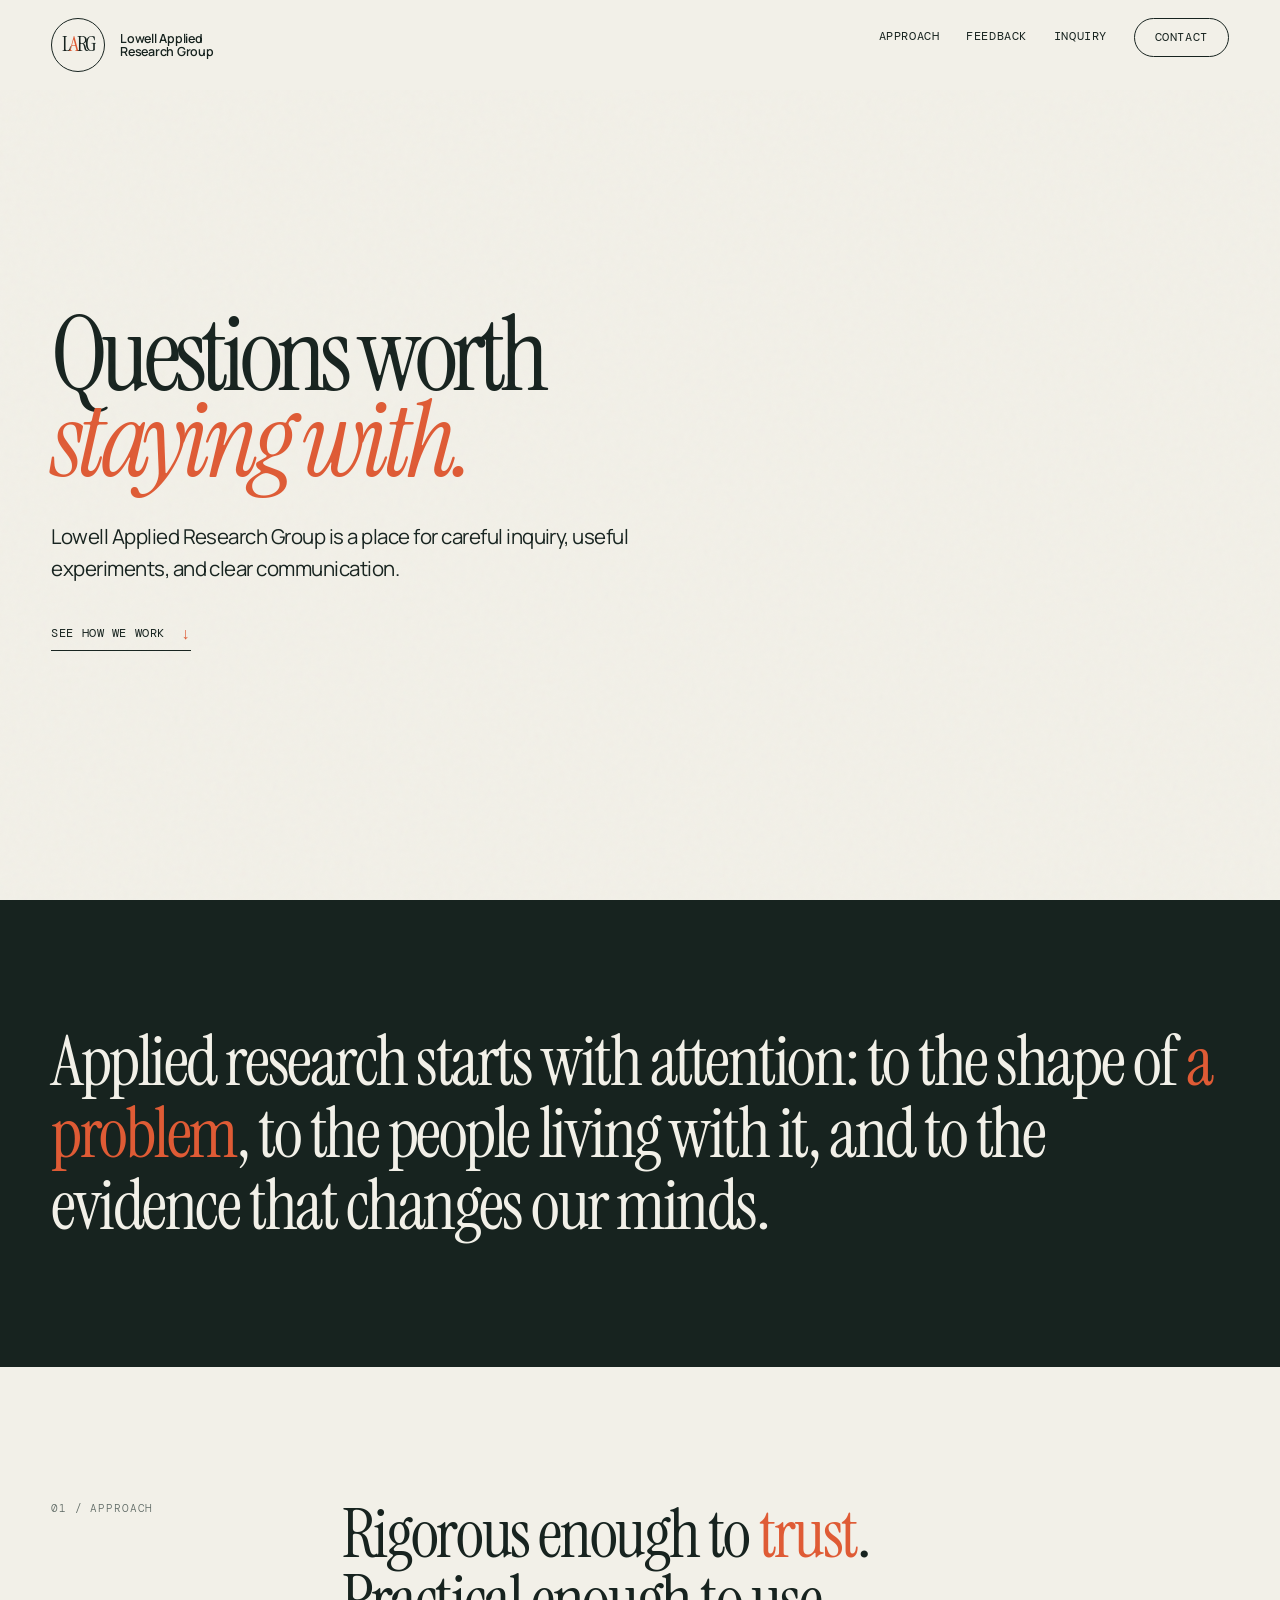
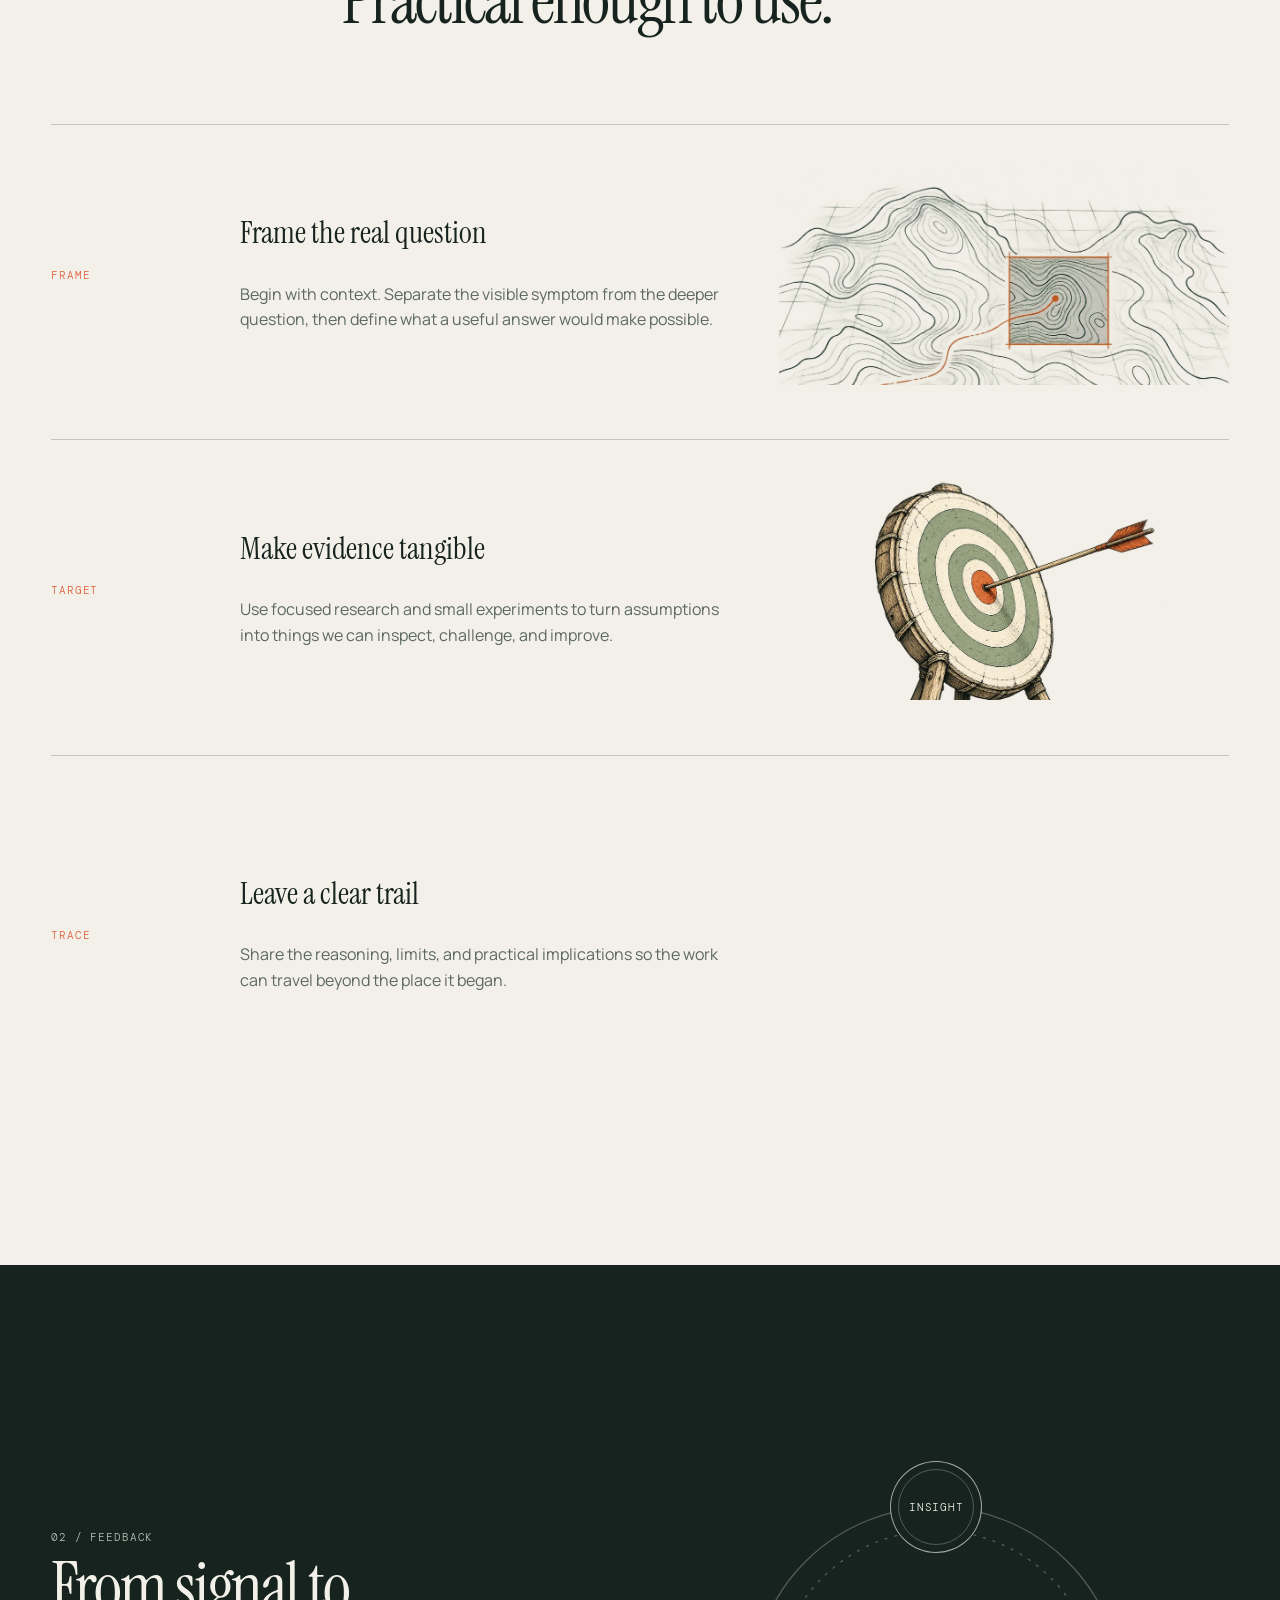
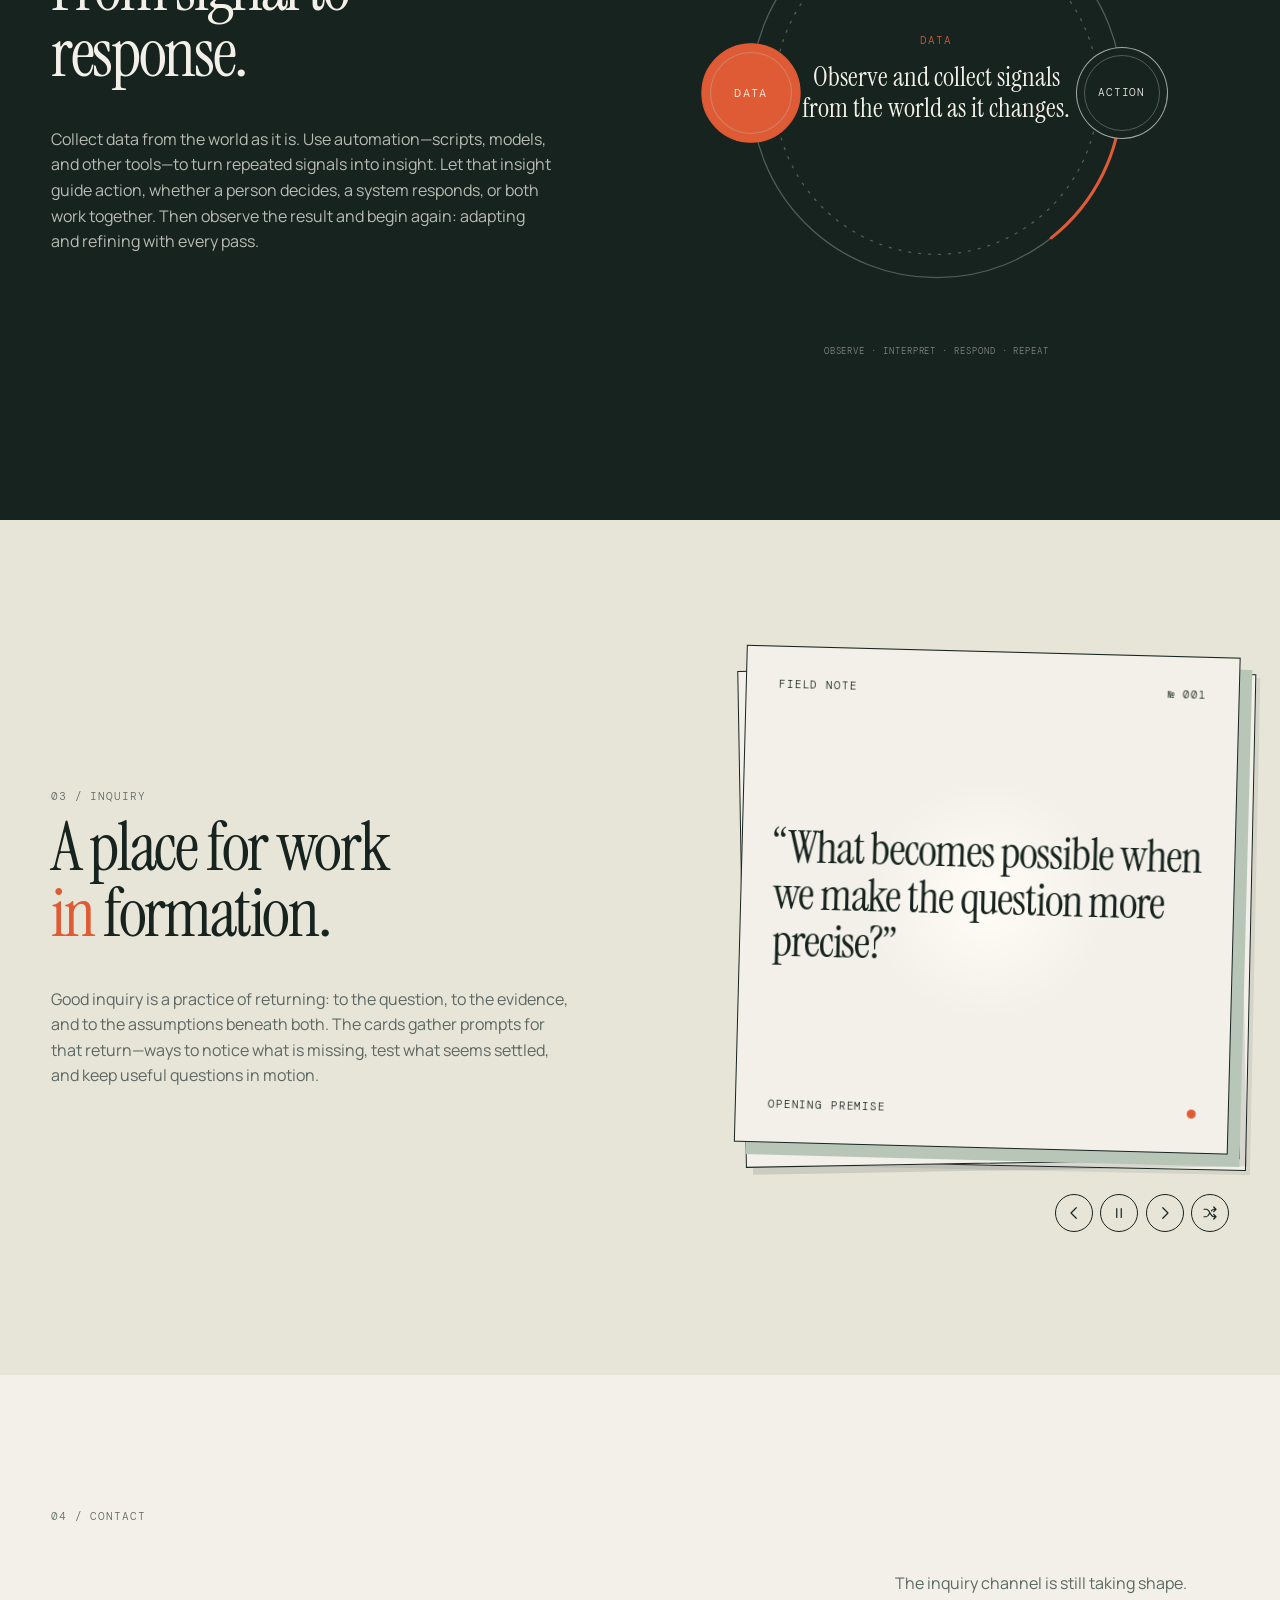
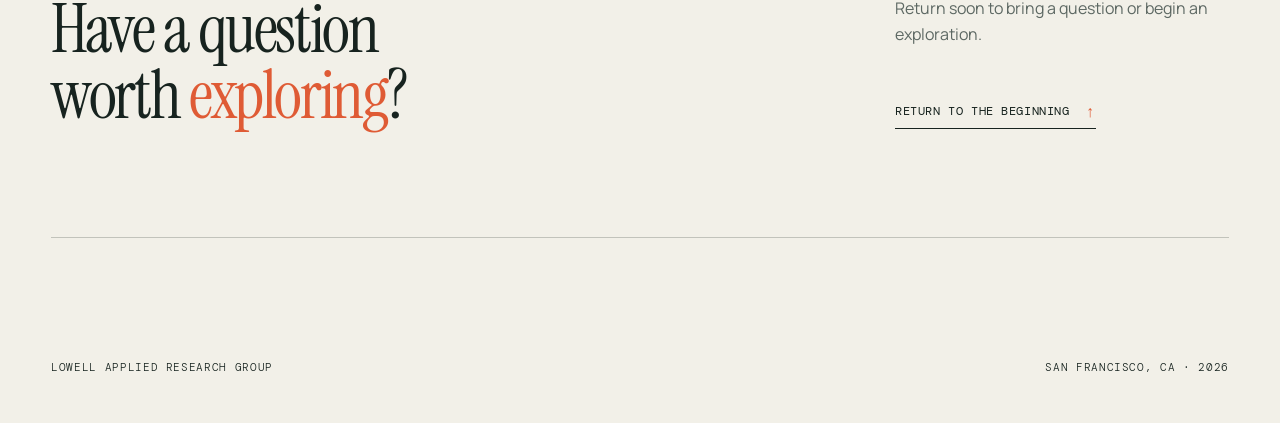
<file: index.html>
<!doctype html>
<html lang="en">
<head>
  <meta charset="utf-8">
  <meta name="viewport" content="width=device-width, initial-scale=1">
  <meta name="theme-color" content="#f2f0e8">
  <meta name="description" content="Lowell Applied Research Group is a place for careful inquiry, useful experiments, and clear communication.">
  <meta property="og:title" content="Lowell Applied Research Group">
  <meta property="og:description" content="Lowell Applied Research Group is a place for careful inquiry, useful experiments, and clear communication.">
  <meta property="og:type" content="website">
  <meta property="og:url" content="https://lowellappliedresearch.group/">
  <meta property="og:image" content="https://lowellappliedresearch.group/assets/og-image.png">
  <meta property="og:image:width" content="1200">
  <meta property="og:image:height" content="630">
  <meta property="og:image:alt" content="Lowell Applied Research Group — Questions worth staying with">
  <meta name="twitter:card" content="summary_large_image">
  <meta name="twitter:image" content="https://lowellappliedresearch.group/assets/og-image.png">
  <title>Lowell Applied Research Group</title>
  <link rel="canonical" href="https://lowellappliedresearch.group/">
  <link rel="icon" href="/assets/favicon.png" type="image/png" sizes="32x32">
  <link rel="apple-touch-icon" href="/assets/apple-touch-icon.png">
  <link rel="manifest" href="/site.webmanifest">
  <link rel="stylesheet" href="styles.css">
  <!-- Google tag (gtag.js) -->
  <script async src="https://www.googletagmanager.com/gtag/js?id=G-MNYLZKH64E"></script>
  <script>
    window.dataLayer = window.dataLayer || [];
    function gtag(){dataLayer.push(arguments);}
    gtag('js', new Date());
    gtag('config', 'G-MNYLZKH64E');
  </script>
  <script src="field-notes.js" defer></script>
  <script src="script.js" defer></script>
</head>
<body>
  <a class="skip-link" href="#main">Skip to content</a>

  <header class="site-header">
    <a class="wordmark" href="#top" aria-label="Lowell Applied Research Group, home">
      <span class="wordmark-mark" aria-hidden="true">L<span>A</span>RG</span>
      <span class="wordmark-name">Lowell Applied<br>Research Group</span>
    </a>
    <nav aria-label="Main navigation">
      <a href="#approach">Approach</a>
      <a href="#feedback">Feedback</a>
      <a href="#inquiry">Inquiry</a>
      <a class="nav-contact" href="#contact">Contact</a>
    </nav>
  </header>

  <main id="main">
    <section class="hero" id="top" aria-labelledby="hero-title">
      <div class="hero-copy reveal">
        <h1 id="hero-title">Questions worth<br><em>staying with.</em></h1>
        <p class="hero-intro">Lowell Applied Research Group is a place for careful inquiry, useful experiments, and clear communication.</p>
        <a class="text-link" href="#approach">See how we work <span aria-hidden="true">↓</span></a>
      </div>

      <div class="field" aria-hidden="true">
        <div class="forest-eye-camera">
          <div class="forest-eye-art">
            <img src="/assets/forest-eye-deep-master.webp" alt="" width="8192" height="8192" decoding="async" fetchpriority="high">
            <svg class="eye-glass" viewBox="0 0 640 640" aria-hidden="true">
              <defs>
                <radialGradient id="cornea-wash" cx="38%" cy="31%" r="67%">
                  <stop offset="0" stop-color="#fff" stop-opacity=".28"/>
                  <stop offset=".5" stop-color="#dce7df" stop-opacity=".07"/>
                  <stop offset="1" stop-color="#49685b" stop-opacity=".17"/>
                </radialGradient>
                <linearGradient id="cornea-flare" x1=".15" y1=".08" x2=".72" y2=".78">
                  <stop offset="0" stop-color="#fff" stop-opacity=".82"/>
                  <stop offset=".45" stop-color="#fff" stop-opacity=".12"/>
                  <stop offset="1" stop-color="#fff" stop-opacity="0"/>
                </linearGradient>
              </defs>
              <circle class="glass-wash" cx="320" cy="320" r="66"/>
              <path class="glass-arc" d="M274 304C291 278 322 266 350 273C365 277 376 284 386 295"/>
              <ellipse class="glass-flare" cx="296" cy="292" rx="27" ry="10" transform="rotate(-24 296 292)"/>
              <circle class="glass-glint" cx="354" cy="302" r="4"/>
            </svg>
          </div>
        </div>
      </div>
    </section>

    <section class="statement reveal" aria-label="Purpose">
      <p>Applied research starts with attention: to the shape of <span class="signal-word">a problem</span>, to the people living with it, and to the evidence that changes our minds.</p>
    </section>

    <section class="approach" id="approach" aria-labelledby="approach-title">
      <div class="section-heading reveal">
        <p class="section-number">01 / Approach</p>
        <h2 id="approach-title">Rigorous enough to <span class="signal-word">trust</span>.<br>Practical enough to use.</h2>
      </div>
      <ol class="approach-list">
        <li class="reveal">
          <span class="item-number">Frame</span>
          <div>
            <h3>Frame the real question</h3>
            <p>Begin with context. Separate the visible symptom from the deeper question, then define what a useful answer would make possible.</p>
          </div>
          <figure class="approach-illustration illustration-frame" aria-label="Topographic contours and survey gridlines frame a precise point of inquiry">
            <img src="/assets/approach-topography.webp" alt="" width="1100" height="697">
          </figure>
        </li>
        <li class="reveal">
          <span class="item-number">Target</span>
          <div>
            <h3>Make evidence tangible</h3>
            <p>Use focused research and small experiments to turn assumptions into things we can inspect, challenge, and improve.</p>
          </div>
          <figure class="approach-illustration illustration-evidence" aria-label="A single arrow lands in the bullseye of a target on a three-legged stand">
            <img src="/assets/approach-target.webp" alt="" width="1100" height="697">
          </figure>
        </li>
        <li class="reveal" id="approach-trail">
          <span class="item-number">Trace</span>
          <div>
            <h3>Leave a clear trail</h3>
            <p>Share the reasoning, limits, and practical implications so the work can travel beyond the place it began.</p>
          </div>
          <figure class="approach-illustration illustration-trail" aria-label="A winding trail leads through a grove of orange-trunked redwoods">
            <img src="/assets/redwood-grove-final.webp" alt="" width="1254" height="800" loading="lazy" decoding="async">
          </figure>
        </li>
      </ol>
    </section>

    <section class="feedback" id="feedback" aria-labelledby="feedback-title">
      <div class="feedback-copy reveal">
        <p class="section-number">02 / Feedback</p>
        <h2 id="feedback-title">From signal to<br>response.</h2>
        <p>Collect data from the world as it is. Use automation—scripts, models, and other tools—to turn repeated signals into insight. Let that insight guide action, whether a person decides, a system responds, or both work together. Then observe the result and begin again: adapting and refining with every pass.</p>
      </div>
      <div class="feedback-loop reveal" data-feedback-loop>
        <svg class="loop-drawing" viewBox="0 0 600 600" aria-hidden="true">
          <circle class="loop-contour loop-contour-a" cx="300" cy="300" r="190"/>
          <circle class="loop-contour loop-contour-b" cx="300" cy="300" r="166"/>
          <circle class="loop-trace" pathLength="100" cx="300" cy="300" r="190"/>
        </svg>
        <button class="loop-node node-data" type="button" data-feedback-stage="0" aria-pressed="true"><span>Data</span></button>
        <button class="loop-node node-insight" type="button" data-feedback-stage="1" aria-pressed="false"><span>Insight</span></button>
        <button class="loop-node node-action" type="button" data-feedback-stage="2" aria-pressed="false"><span>Action</span></button>
        <div class="feedback-stage-copy" aria-live="polite">
          <article class="stage-panel is-active" data-feedback-panel="0" aria-hidden="false"><p class="stage-name">Data</p><p>Observe and collect signals from the world as it changes.</p></article>
          <article class="stage-panel" data-feedback-panel="1" aria-hidden="true"><p class="stage-name">Insight</p><p>Let scripts, models, and other tools surface patterns and update what the system knows.</p></article>
          <article class="stage-panel" data-feedback-panel="2" aria-hidden="true"><p class="stage-name">Action</p><p>Respond automatically, by human decision, or through both—and return the result to observation.</p></article>
        </div>
        <p class="loop-caption" aria-hidden="true">observe · interpret · respond · repeat</p>
      </div>
    </section>

    <section class="inquiry" id="inquiry" aria-labelledby="inquiry-title">
      <div class="inquiry-copy reveal">
        <p class="section-number">03 / Inquiry</p>
        <h2 id="inquiry-title">A place for work<br><span class="signal-word">in</span> formation.</h2>
        <p>Good inquiry is a practice of returning: to the question, to the evidence, and to the assumptions beneath both. The cards gather prompts for that return—ways to notice what is missing, test what seems settled, and keep useful questions in motion.</p>
      </div>
      <div class="inquiry-deck reveal" aria-label="Deck of inquiry field notes">
        <article class="notebook" data-card aria-live="polite">
          <div class="notebook-meta"><span>Field note</span><span data-note-number>№ 001</span></div>
          <blockquote data-note-prompt>“What becomes possible when we make the question more precise?”</blockquote>
          <div class="notebook-footer"><span data-note-label>Opening premise</span><span class="pulse" aria-hidden="true"></span></div>
        </article>
        <article class="notebook" data-card aria-hidden="true"><div class="notebook-meta"><span>Field note</span><span data-note-number></span></div><blockquote data-note-prompt></blockquote><div class="notebook-footer"><span data-note-label></span><span class="pulse" aria-hidden="true"></span></div></article>
        <article class="notebook" data-card aria-hidden="true"><div class="notebook-meta"><span>Field note</span><span data-note-number></span></div><blockquote data-note-prompt></blockquote><div class="notebook-footer"><span data-note-label></span><span class="pulse" aria-hidden="true"></span></div></article>
        <div class="deck-toolbar">
          <div class="deck-actions">
            <button type="button" data-deck-action="previous" aria-label="Previous field note" data-tooltip="Previous">
              <svg viewBox="0 0 24 24" aria-hidden="true"><path d="M15 5L8 12L15 19"/></svg>
            </button>
            <button type="button" data-deck-action="toggle" aria-label="Pause automatic shuffling" aria-pressed="false" data-tooltip="Pause">
              <svg class="icon-pause" viewBox="0 0 24 24" aria-hidden="true"><path d="M9 6V18M15 6V18"/></svg>
              <svg class="icon-play" viewBox="0 0 24 24" aria-hidden="true"><path d="M9 6L18 12L9 18Z"/></svg>
            </button>
            <button type="button" data-deck-action="next" aria-label="Next field note" data-tooltip="Next">
              <svg viewBox="0 0 24 24" aria-hidden="true"><path d="M9 5L16 12L9 19"/></svg>
            </button>
            <button type="button" data-deck-action="shuffle" aria-label="Shuffle to a random field note" data-tooltip="Shuffle">
              <svg viewBox="0 0 24 24" aria-hidden="true"><path d="M4 7H7C12 7 12 17 17 17H20M17 14L20 17L17 20M4 17H7C9 17 10 15 11 13M14 9C15 8 16 7 17 7H20M17 4L20 7L17 10"/></svg>
            </button>
          </div>
        </div>
      </div>
    </section>

    <section class="contact" id="contact" aria-labelledby="contact-title">
      <p class="section-number reveal">04 / Contact</p>
      <div class="contact-grid reveal">
        <h2 id="contact-title">Have a question<br>worth <span class="signal-word">exploring</span>?</h2>
        <div class="contact-detail">
          <p>The inquiry channel is still taking shape. Return soon to bring a question or begin an exploration.</p>
          <a class="text-link" href="#top">Return to the beginning <span aria-hidden="true">↑</span></a>
        </div>
      </div>
    </section>
  </main>

  <footer>
    <p>Lowell Applied Research Group</p>
    <p>San Francisco, CA · <span id="year">2026</span></p>
  </footer>
</body>
</html>
</file>
<file: styles.css>
@import url('https://fonts.googleapis.com/css2?family=DM+Mono:wght@300;400&family=Instrument+Serif:ital@0;1&family=Manrope:wght@400;500;600&display=swap');

:root {
  --paper: #f2f0e8;
  --paper-deep: #e7e4d8;
  --ink: #17231f;
  --muted: #5d6863;
  --line: rgba(23, 35, 31, .22);
  --signal: #df5b35;
  --sage: #b8c6b8;
  --serif: "Instrument Serif", Georgia, serif;
  --sans: "Manrope", Arial, sans-serif;
  --mono: "DM Mono", monospace;
}

* { box-sizing: border-box; }
html { scroll-behavior: smooth; }
[id] { scroll-margin-top: 90px; }
body {
  margin: 0;
  background: var(--paper);
  color: var(--ink);
  font-family: var(--sans);
  font-size: 16px;
  line-height: 1.6;
}
body::before {
  content: "";
  position: fixed;
  inset: 0;
  opacity: .035;
  pointer-events: none;
  z-index: 10;
  background-image: url("data:image/svg+xml,%3Csvg viewBox='0 0 180 180' xmlns='http://www.w3.org/2000/svg'%3E%3Cfilter id='n'%3E%3CfeTurbulence type='fractalNoise' baseFrequency='.8' numOctaves='4' stitchTiles='stitch'/%3E%3C/filter%3E%3Crect width='100%25' height='100%25' filter='url(%23n)' opacity='.8'/%3E%3C/svg%3E");
}
a { color: inherit; }
.skip-link { position: absolute; left: -9999px; top: 1rem; z-index: 20; background: var(--ink); color: var(--paper); padding: .7rem 1rem; }
.skip-link:focus { left: 1rem; }

.site-header {
  position: sticky;
  top: 0;
  z-index: 30;
  max-width: 1440px;
  margin: 0 auto;
  min-height: 90px;
  padding: 18px 4vw;
  display: flex;
  align-items: flex-start;
  justify-content: space-between;
  background: rgba(242, 240, 232, .9);
  backdrop-filter: blur(14px);
  -webkit-backdrop-filter: blur(14px);
  box-shadow: 0 0 0 100vmax rgba(242, 240, 232, .9);
  clip-path: inset(0 -100vmax);
}
.wordmark { display: flex; gap: 15px; text-decoration: none; align-items: center; line-height: 1.05; }
.wordmark-mark { font: 400 1.35rem/1 var(--serif); letter-spacing: -.08em; white-space: nowrap; border: 1px solid var(--ink); border-radius: 50%; width: 54px; height: 54px; display: flex; align-items: center; justify-content: center; }
.wordmark-mark span { color: var(--signal); }
.wordmark-name { font-size: .78rem; font-weight: 600; letter-spacing: -.02em; }
nav { display: flex; gap: clamp(1.1rem, 2.1vw, 2rem); align-items: center; font: 400 .73rem/1 var(--mono); text-transform: uppercase; letter-spacing: .05em; }
nav a { text-decoration: none; padding: .65rem 0; border-bottom: 1px solid transparent; }
nav a:hover, nav a:focus-visible { border-bottom-color: currentColor; }
.nav-contact { border: 1px solid var(--ink); border-radius: 99px; padding: .8rem 1.25rem; }
.nav-contact:hover, .nav-contact:focus-visible { background: var(--ink); color: var(--paper); }

main { overflow: hidden; }
.hero {
  max-width: 1440px;
  min-height: calc(100svh - 90px);
  margin: 0 auto;
  padding: 5vh 4vw 8vh;
  display: grid;
  grid-template-columns: 1.12fr .88fr;
  align-items: center;
  gap: 3vw;
}
h1, h2, h3, p { margin-top: 0; }
h1 { font: 400 clamp(4.1rem, 8.2vw, 8.3rem)/.82 var(--serif); letter-spacing: -.055em; margin-bottom: 2.3rem; }
h1 em { color: var(--signal); font-weight: 400; }
.hero-intro { max-width: 580px; font-size: clamp(1.1rem, 1.6vw, 1.45rem); line-height: 1.55; letter-spacing: -.025em; }
.text-link { display: inline-flex; align-items: center; gap: 1rem; margin-top: 1.3rem; font: 400 .73rem/1 var(--mono); text-transform: uppercase; letter-spacing: .05em; text-decoration: none; border-bottom: 1px solid var(--ink); padding-bottom: .5rem; }
.text-link span { color: var(--signal); font-size: 1rem; transition: transform .2s ease; }
.text-link:hover span { transform: translateY(3px); }

.field { position: relative; width: min(100%, 610px); aspect-ratio: 1; justify-self: end; overflow: hidden; }
@keyframes breathe { 50% { r: 13px; opacity: .45; } }
.forest-eye-camera { position: absolute; inset: 0; overflow: hidden; }
.forest-eye-art {
  position: absolute;
  inset: 0;
  transform-origin: 50% 50%;
  will-change: transform;
  animation: forest-eye-zoom 18s linear infinite alternate;
}
.forest-eye-art > img { display: block; width: 100%; height: 100%; object-fit: cover; }
.eye-glass { position: absolute; inset: 0; width: 100%; height: 100%; opacity: 0; mix-blend-mode: screen; pointer-events: none; animation: glass-focus 18s linear infinite alternate; }
.eye-glass .glass-wash { fill: url(#cornea-wash); }
.eye-glass .glass-arc { fill: none; stroke: rgba(255,255,255,.78); stroke-width: 13; stroke-linecap: round; filter: blur(.6px); }
.eye-glass .glass-flare { fill: url(#cornea-flare); filter: blur(2px); }
.eye-glass .glass-glint { fill: rgba(255,255,255,.82); filter: blur(.4px); }
@keyframes forest-eye-zoom {
  0%, 12% { transform: scale(20); }
  20% { transform: scale(15.6); }
  28% { transform: scale(12.2); }
  36% { transform: scale(9.5); }
  44% { transform: scale(7.4); }
  52% { transform: scale(5.8); }
  60% { transform: scale(4.5); }
  68% { transform: scale(3.5); }
  76% { transform: scale(2.7); }
  84% { transform: scale(2); }
  90% { transform: scale(1.45); }
  94%, 100% { transform: scale(1); }
}
@keyframes glass-focus {
  0%, 72% { opacity: 0; }
  80% { opacity: .08; }
  88% { opacity: .28; }
  94%, 100% { opacity: .32; }
}

.statement { background: var(--ink); color: var(--paper); padding: 14vh max(4vw, calc((100vw - 1325px)/2)); }
.statement p { max-width: 1230px; font: 400 clamp(2.5rem, 5.5vw, 5.6rem)/1.02 var(--serif); letter-spacing: -.035em; margin: 0; }
.signal-word { color: var(--signal); }

.approach { max-width: 1440px; margin: 0 auto; padding: 15vh 4vw; }
.section-heading { display: grid; grid-template-columns: .27fr 1fr; gap: 4vw; margin-bottom: 10vh; }
.section-number { font: 300 .67rem/1.3 var(--mono); text-transform: uppercase; letter-spacing: .08em; color: var(--muted); }
h2 { font: 400 clamp(3rem, 5.3vw, 5.5rem)/.97 var(--serif); letter-spacing: -.035em; margin-bottom: 0; }
.approach-list { list-style: none; padding: 0; margin: 0; }
.approach-list li { display: grid; grid-template-columns: minmax(84px, .22fr) minmax(280px, .78fr) minmax(300px, .72fr); gap: clamp(1.5rem, 4vw, 4.5rem); align-items: center; border-top: 1px solid var(--line); padding: 2.5rem 0 3.4rem; }
.item-number { font: 300 .67rem/1 var(--mono); color: var(--signal); text-transform: uppercase; letter-spacing: .08em; }
h3 { font: 400 clamp(1.7rem, 2.4vw, 2.35rem)/1.1 var(--serif); }
.approach-list p { max-width: 560px; color: var(--muted); margin-bottom: 0; }
.approach-illustration { width: 100%; height: 220px; margin: 0; display: grid; place-items: center; overflow: hidden; }
.approach-illustration img { display: block; width: 100%; height: 100%; object-fit: contain; }
.illustration-frame img { width: 112%; max-width: none; }
.illustration-evidence img { width: 108%; max-width: none; }
.illustration-trail { position: relative; height: 280px; }
.illustration-trail img { width: 100%; max-width: none; object-fit: cover; object-position: center bottom; filter: saturate(.78) contrast(.96); }
.approach-illustration svg { display: block; width: 100%; overflow: visible; }
.approach-illustration path, .approach-illustration ellipse, .approach-illustration circle { fill: none; stroke: var(--ink); stroke-width: 1.5; stroke-linecap: round; stroke-linejoin: round; }
.approach-illustration .land, .approach-illustration .tree-ring { stroke: var(--sage); }
.approach-illustration .trail, .approach-illustration .sample-leaf { stroke: var(--signal); stroke-width: 2; }
.approach-illustration .frame-line, .approach-illustration .measure { stroke: var(--ink); }
.approach-illustration .sun { fill: var(--signal); stroke: none; }
.illustration-trail .redwood-line { stroke: var(--signal); stroke-width: 2.4; }
.illustration-trail .redwood-line.distant { stroke: #a4b4a6; stroke-width: 1.8; }
.illustration-trail .trail-dots { stroke: var(--ink); stroke-width: 1.4; stroke-dasharray: 1 7; }

.feedback { background: var(--ink); color: var(--paper); padding: 15vh max(4vw, calc((100vw - 1325px)/2)); display: grid; grid-template-columns: .86fr 1fr; gap: 7vw; align-items: center; }
.feedback .section-number { color: var(--sage); }
.feedback-copy > p:last-child { max-width: 590px; margin: 2.5rem 0 0; color: rgba(242,240,232,.74); }
.feedback-loop { position: relative; width: min(100%, 620px); min-width: 0; aspect-ratio: 1; justify-self: center; }
.loop-drawing { position: absolute; inset: 0; width: 100%; height: 100%; overflow: visible; }
.loop-contour, .loop-trace { fill: none; vector-effect: non-scaling-stroke; stroke-linecap: round; stroke-linejoin: round; }
.loop-contour { stroke: rgba(242,240,232,.28); stroke-width: 1.25; }
.loop-contour-b { stroke: rgba(184,198,184,.38); stroke-dasharray: 2 8; }
.loop-trace { stroke: var(--signal); stroke-width: 3; stroke-dasharray: 14 86; animation: loop-travel 8s linear infinite; }
.feedback-loop[data-paused="true"] .loop-trace { animation-play-state: paused; }
@keyframes loop-travel { to { stroke-dashoffset: -100; } }
.loop-node { position: absolute; z-index: 3; display: grid; place-items: center; width: 92px; height: 92px; translate: -50% -50%; padding: 0; appearance: none; border: 1px solid rgba(242,240,232,.65); border-radius: 50%; background: var(--ink); color: var(--paper); cursor: pointer; font: 300 .67rem/1 var(--mono); text-transform: uppercase; letter-spacing: .08em; transition: transform .3s ease, background .3s ease, color .3s ease, border-color .3s ease; }
.loop-node::before { content: ""; position: absolute; inset: 7px; border: 1px solid rgba(184,198,184,.36); border-radius: 50%; }
.loop-node:hover, .loop-node:focus-visible, .loop-node[aria-pressed="true"] { transform: scale(1.08); background: var(--signal); color: #fffaf0; border-color: var(--signal); }
.loop-node:focus-visible { outline: 3px solid var(--sage); outline-offset: 5px; }
.node-data { left: 18.333%; top: 50%; }
.node-insight { left: 50%; top: 18.333%; }
.node-action { left: 81.667%; top: 50%; }
.feedback-stage-copy { position: absolute; z-index: 2; left: 25%; right: 25%; top: 35%; min-height: 150px; display: grid; place-items: center; text-align: center; }
.stage-panel { display: none; max-width: 330px; }
.stage-panel.is-active { display: block; animation: stage-arrives .45s ease both; }
.stage-panel p { margin: 0; }
.stage-panel .stage-name { margin-bottom: 1rem; color: var(--signal); font: 300 .66rem/1 var(--mono); text-transform: uppercase; letter-spacing: .1em; }
.stage-panel p:last-child { font: 400 clamp(1.35rem, 2.1vw, 2rem)/1.15 var(--serif); }
@keyframes stage-arrives { from { opacity: 0; transform: translateY(8px); } }
.loop-caption { position: absolute; left: 20%; right: 20%; bottom: 5%; margin: 0; text-align: center; color: rgba(242,240,232,.48); font: 300 .58rem/1 var(--mono); text-transform: uppercase; letter-spacing: .1em; }

.inquiry { background: var(--paper-deep); padding: 15vh max(4vw, calc((100vw - 1325px)/2)); display: grid; grid-template-columns: 1fr .85fr; gap: 8vw; align-items: center; }
.inquiry-copy > p:not(.section-number) { max-width: 520px; color: var(--muted); margin-top: 2.5rem; }
.inquiry-deck { --pointer-x: 50%; --pointer-y: 50%; --tilt-x: 0deg; --tilt-y: 0deg; position: relative; min-height: 585px; perspective: 1100px; }
.notebook { position: absolute; inset: 0 0 88px; min-height: 490px; background: var(--paper); border: 1px solid var(--ink); padding: 2rem; display: flex; flex-direction: column; justify-content: space-between; transform-origin: 80% 90%; transition: transform .55s cubic-bezier(.2,.75,.25,1), opacity .4s ease, box-shadow .4s ease; }
.notebook[data-position="0"] { z-index: 5; transform: perspective(1000px) rotateX(var(--tilt-x)) rotateY(var(--tilt-y)) rotateZ(1.5deg); box-shadow: 12px 12px 0 var(--sage); cursor: pointer; background: radial-gradient(circle at var(--pointer-x) var(--pointer-y), #fffdf5 0, var(--paper) 34%); }
.notebook[data-position="0"]::after { content: "Click to draw next ↗"; position: absolute; right: 2rem; bottom: 4.25rem; color: var(--signal); font: 300 .58rem/1 var(--mono); text-transform: uppercase; letter-spacing: .07em; opacity: 0; transform: translateY(5px); transition: opacity .25s ease, transform .25s ease; }
.inquiry-deck:hover .notebook[data-position="0"]::after, .notebook[data-position="0"]:focus-visible::after { opacity: 1; transform: translateY(0); }
.notebook[data-position="1"] { z-index: 4; transform: translate(10px, 9px) rotate(-1deg); box-shadow: 7px 7px 0 rgba(23, 35, 31, .12); }
.notebook[data-position="2"] { z-index: 3; transform: translate(18px, 17px) rotate(1.2deg); box-shadow: 4px 4px 0 rgba(23, 35, 31, .08); }
.notebook[data-position="back"] { z-index: 1; transform: translate(18px, 17px) rotate(1.2deg); opacity: 0; pointer-events: none; }
.notebook.is-shuffling { animation: shuffle-card .9s cubic-bezier(.55,.05,.25,1) forwards; }
.notebook.is-returning { animation: return-card .85s cubic-bezier(.45,.05,.2,1) forwards; pointer-events: none; }
.notebook.is-pulling { animation: pull-card .85s cubic-bezier(.2,.8,.2,1) forwards; pointer-events: none; }
.inquiry-deck:hover .notebook[data-position="1"] { transform: translate(25px, 13px) rotate(3.5deg); }
.inquiry-deck:hover .notebook[data-position="2"] { transform: translate(-14px, 22px) rotate(-2.5deg); }
.notebook-meta, .notebook-footer { display: flex; justify-content: space-between; font: 300 .67rem/1 var(--mono); text-transform: uppercase; letter-spacing: .08em; }
.notebook blockquote { font: 400 clamp(2.1rem, 3.5vw, 3.7rem)/1.05 var(--serif); letter-spacing: -.025em; margin: 3rem 0; }
.pulse { width: 9px; height: 9px; background: var(--signal); border-radius: 50%; animation: breathe 3s ease-in-out infinite; }
.deck-toolbar { position: absolute; z-index: 8; left: 0; right: 0; bottom: 8px; display: flex; justify-content: flex-end; align-items: center; }
.deck-actions { display: flex; gap: .45rem; }
.deck-actions button { position: relative; width: 38px; height: 38px; padding: 0; display: grid; place-items: center; appearance: none; border: 1px solid var(--ink); border-radius: 50%; background: transparent; color: var(--ink); cursor: pointer; transition: color .2s ease, background .2s ease, transform .2s ease; }
.deck-actions button:hover, .deck-actions button:focus-visible { color: var(--paper); background: var(--ink); transform: translateY(-2px); }
.deck-actions button::after { content: attr(data-tooltip); position: absolute; bottom: calc(100% + 8px); left: 50%; transform: translate(-50%, 4px); padding: .4rem .5rem; background: var(--ink); color: var(--paper); font: 300 .58rem/1 var(--mono); text-transform: uppercase; letter-spacing: .06em; white-space: nowrap; opacity: 0; pointer-events: none; transition: opacity .2s ease, transform .2s ease; }
.deck-actions button:hover::after, .deck-actions button:focus-visible::after { opacity: 1; transform: translate(-50%, 0); }
.deck-actions svg { width: 18px; height: 18px; fill: none; stroke: currentColor; stroke-width: 1.6; stroke-linecap: round; stroke-linejoin: round; }
.deck-actions .icon-play { display: none; }
.deck-actions [aria-pressed="true"] .icon-pause { display: none; }
.deck-actions [aria-pressed="true"] .icon-play { display: block; }
@keyframes shuffle-card {
  0% { z-index: 6; transform: rotate(1.5deg); opacity: 1; }
  48% { z-index: 6; transform: translate(-36%, 3%) rotate(-10deg); opacity: 1; }
  49% { z-index: 1; }
  100% { z-index: 1; transform: translate(18px, 17px) rotate(-1.5deg); opacity: .2; }
}
@keyframes return-card {
  0% { z-index: 6; transform: rotate(1.5deg); opacity: 1; }
  42% { z-index: 6; transform: translate(-8%, 4%) rotate(-4deg) scale(.985); opacity: .45; }
  43% { z-index: 1; }
  100% { z-index: 1; transform: translate(18px, 17px) rotate(1.2deg) scale(.97); opacity: 0; }
}
@keyframes pull-card {
  0% { z-index: 3; transform: translate(18px, 17px) rotate(1.2deg) scale(.98); opacity: .75; }
  38% { z-index: 7; transform: translate(17%, -5%) rotate(7deg) scale(.99); opacity: 1; }
  70% { z-index: 7; transform: translate(3%, -2%) rotate(-2deg) scale(1); opacity: 1; }
  100% { z-index: 7; transform: rotate(1.5deg); opacity: 1; }
}

.contact { max-width: 1440px; margin: 0 auto; padding: 15vh 4vw 10vh; }
.contact-grid { display: grid; grid-template-columns: 1fr .45fr; gap: 8vw; align-items: end; border-bottom: 1px solid var(--line); padding: 4vh 0 12vh; }
.contact-detail p { color: var(--muted); max-width: 440px; }
.contact-detail .text-link { margin-top: 2.5rem; }
.contact-detail .text-link:hover span { transform: translateY(-3px); }
footer { max-width: 1440px; margin: 0 auto; padding: 2rem 4vw 3rem; display: flex; justify-content: space-between; font: 300 .67rem/1.4 var(--mono); text-transform: uppercase; letter-spacing: .06em; }
footer p { margin: 0; }

.reveal { opacity: 0; transform: translateY(24px); transition: opacity .8s ease, transform .8s cubic-bezier(.2,.7,.2,1); }
.reveal.visible { opacity: 1; transform: none; }

@media (max-width: 820px) {
  [id] { scroll-margin-top: 80px; }
  .site-header { min-height: 80px; padding-top: 13px; padding-bottom: 13px; }
  .wordmark-name { display: none; }
  nav a:not(.nav-contact) { display: none; }
  .hero { min-height: auto; grid-template-columns: 1fr; padding-top: 8vh; }
  .hero-copy { position: relative; z-index: 1; }
  h1 { font-size: clamp(4rem, 18vw, 6.5rem); }
  .field { width: 80%; margin: 1rem auto 0; opacity: .82; }
  .section-heading, .feedback, .inquiry, .contact-grid { grid-template-columns: 1fr; }
  .approach-list { margin-left: 0; }
  .approach-list li { grid-template-columns: 72px 1fr; }
  .approach-illustration { grid-column: 2; max-width: 420px; height: 210px; margin-top: 1.5rem; }
  .section-heading { gap: 2rem; }
  .inquiry { gap: 5rem; }
  .feedback { gap: 4rem; }
  .feedback-loop { margin: 0 auto; }
  .inquiry-deck { min-height: 500px; }
  .notebook { min-height: 400px; }
}
@media (max-width: 520px) {
  .site-header, .hero, .approach, .contact, footer { padding-left: 22px; padding-right: 22px; }
  .wordmark-mark { width: 48px; height: 48px; }
  h1 { font-size: clamp(3.7rem, 17.5vw, 5.2rem); }
  .statement, .feedback, .inquiry { padding-left: 22px; padding-right: 22px; }
  .approach-list li { gap: .6rem; }
  .inquiry-deck { min-height: 455px; }
  .notebook { padding: 1.5rem; min-height: 350px; }
  .deck-actions { gap: .3rem; }
  .deck-actions button { width: 36px; height: 36px; }
  .loop-node { width: 74px; height: 74px; font-size: .58rem; }
  .feedback-stage-copy { left: 25%; right: 25%; top: 33%; }
  .stage-panel p:last-child { font-size: 1.06rem; }
  footer { gap: 1rem; }
}
@media (prefers-reduced-motion: reduce) {
  html { scroll-behavior: auto; }
  *, *::before, *::after { animation-duration: .01ms !important; animation-iteration-count: 1 !important; transition-duration: .01ms !important; }
  .forest-eye-art { animation: none; transform: scale(1); }
  .eye-glass { animation: none; opacity: .32; }
  .feedback-loop { aspect-ratio: auto; display: grid; grid-template-columns: repeat(3, 1fr); gap: 1rem; }
  .loop-drawing, .loop-caption { display: none; }
  .loop-node { position: relative; inset: auto; translate: none; justify-self: center; }
  .feedback-stage-copy { position: static; grid-column: 1 / -1; min-height: 0; display: grid; grid-template-columns: repeat(3, 1fr); gap: 1rem; text-align: left; }
  .stage-panel, .stage-panel.is-active { display: block; animation: none; padding-top: 1rem; border-top: 1px solid rgba(242,240,232,.25); }
  .stage-panel p:last-child { font: 400 1.15rem/1.25 var(--serif); }
}
</file>
